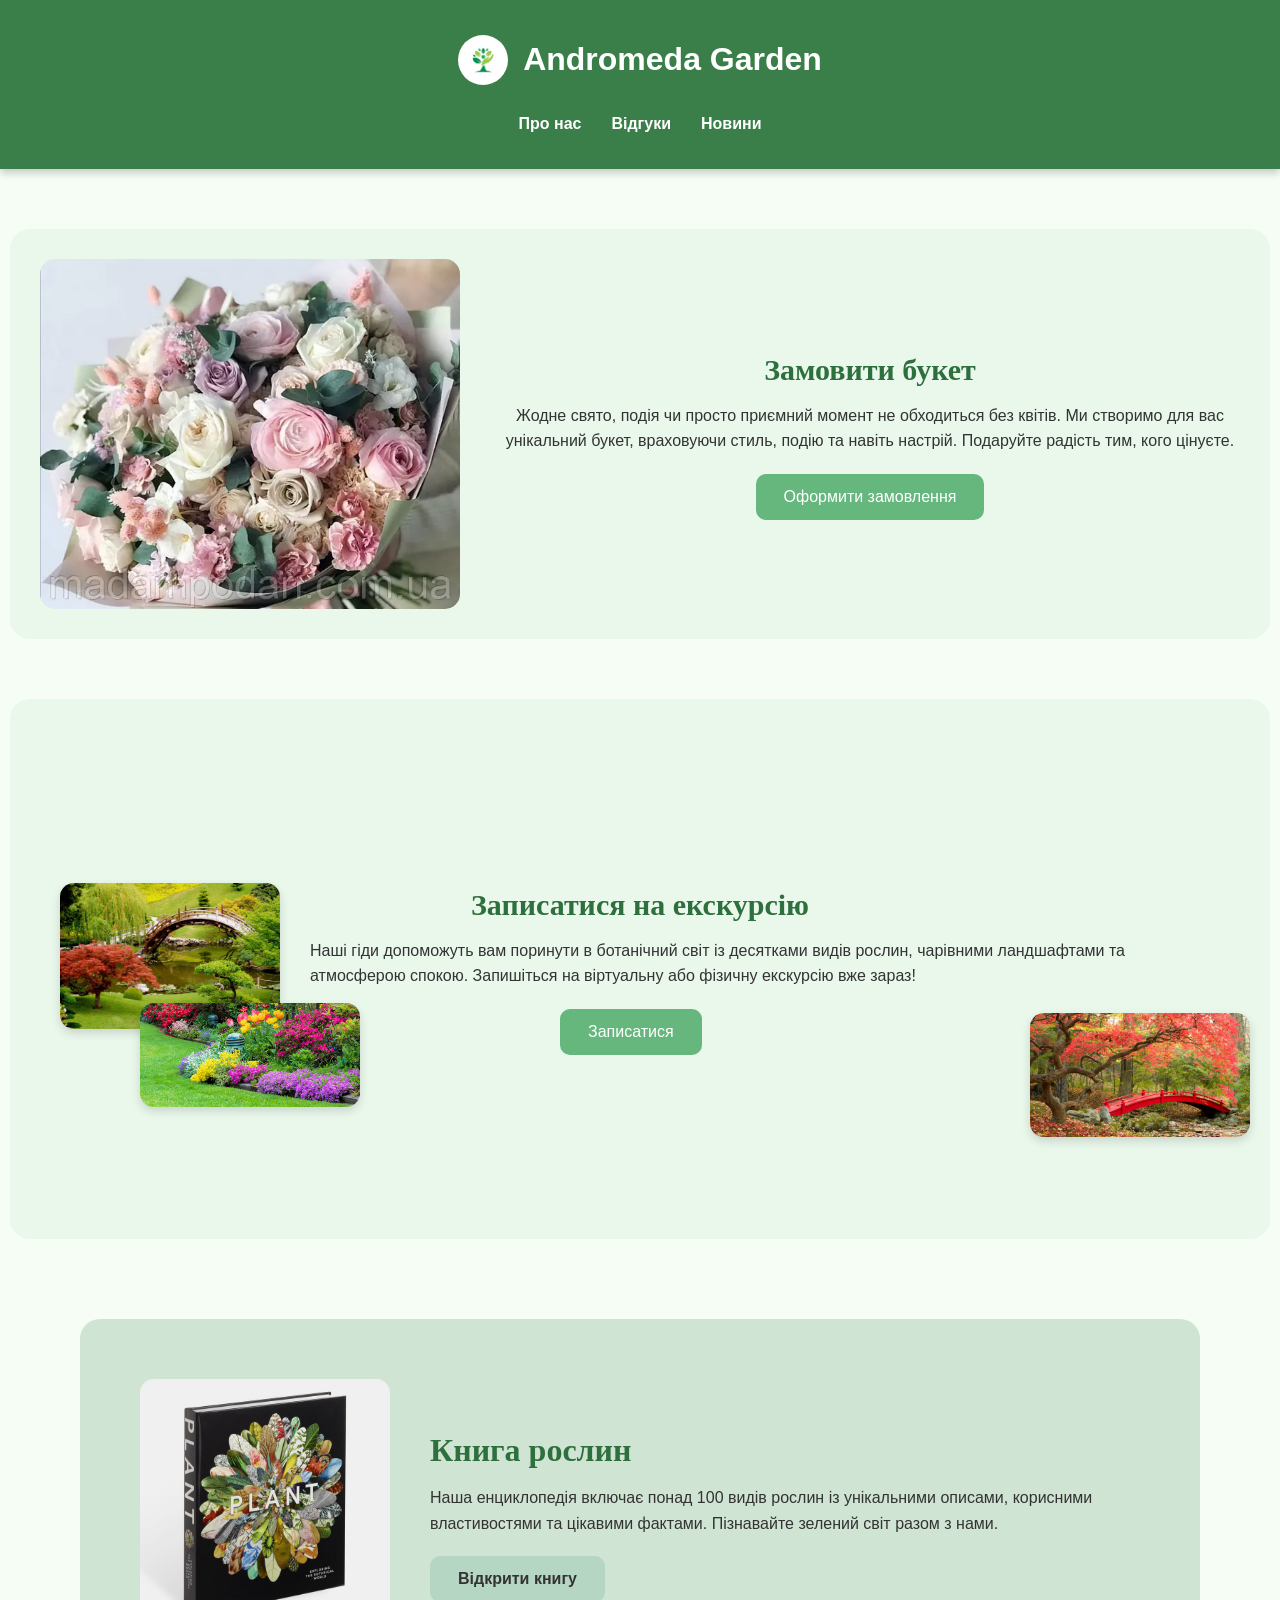
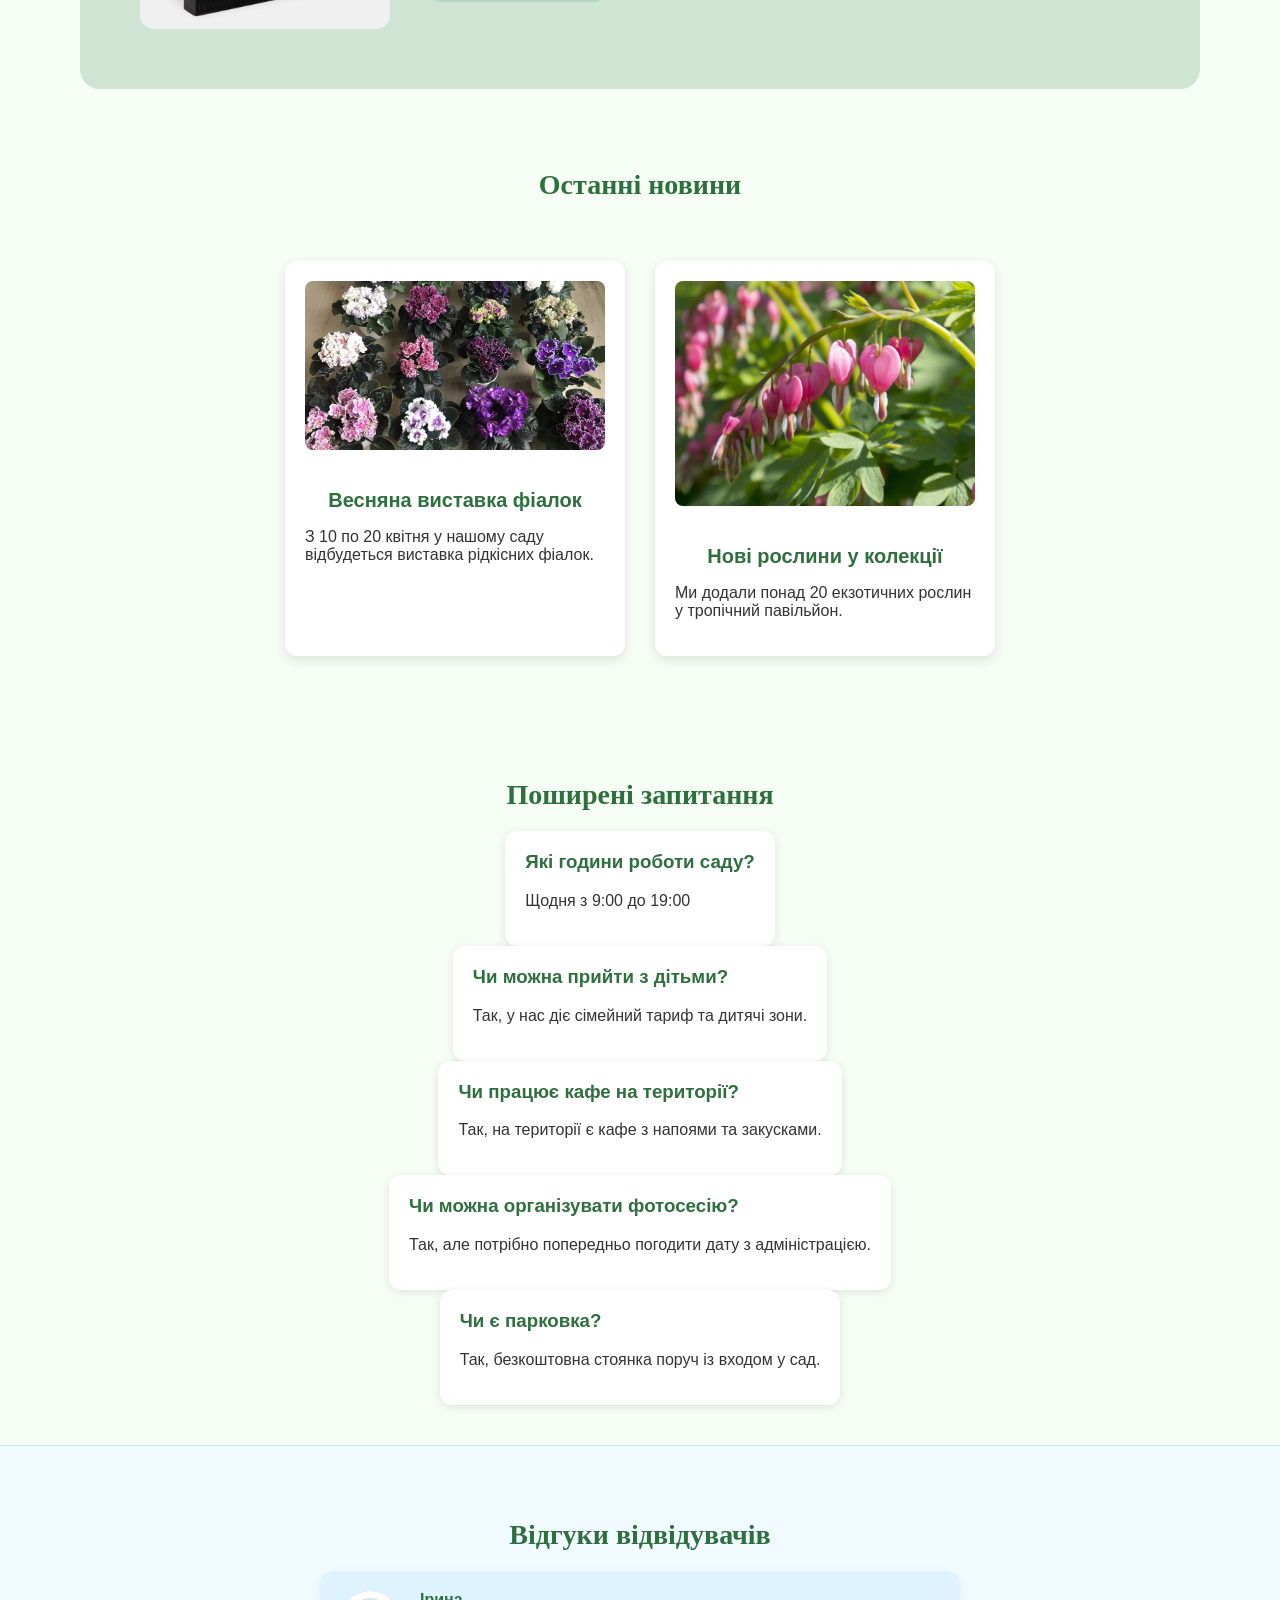
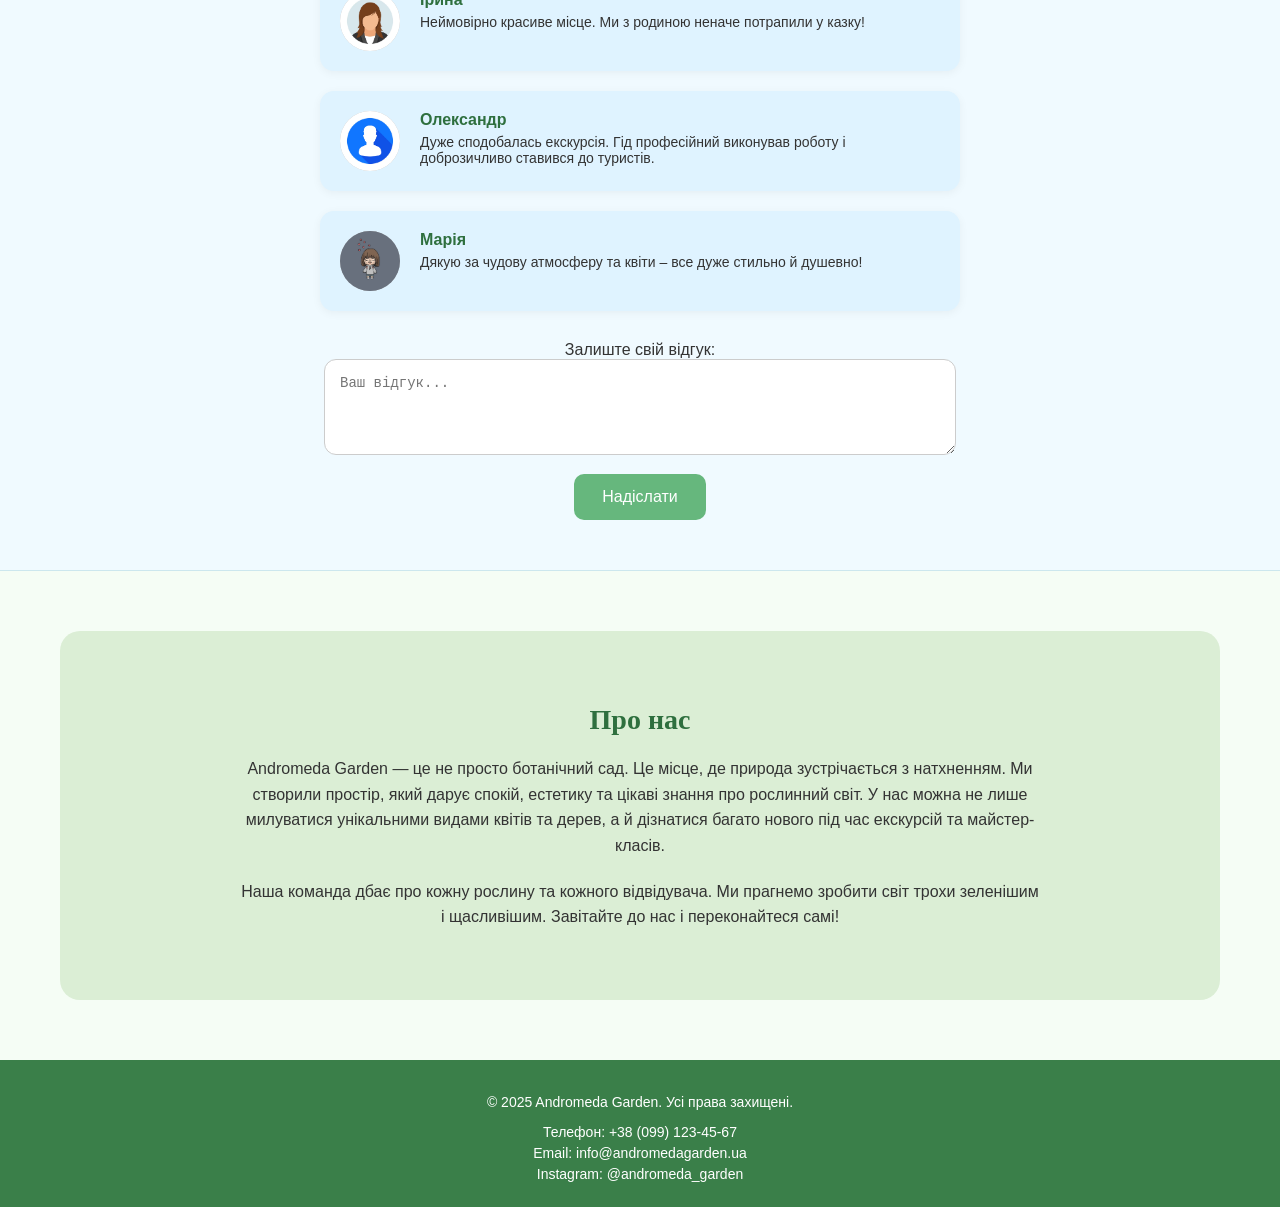
<file: index.html>
<!DOCTYPE html>
<html lang="uk">
  <head>
    <meta charset="UTF-8">
    <meta name="viewport" content="width=device-width, initial-scale=1.0">
    <title>Andromeda Garden</title>
  
    <!-- Основні стилі -->
    <link rel="stylesheet" href="styles/style.css">
  </head>
  
<body>

  <!-- ХЕДЕР -->
  <header>
    <div class="logo-title">
      <img src="images/logo.png" alt="Andromeda Logo" class="logo">
      <h1>Andromeda Garden</h1>
    </div>
    <nav>
      <ul>
        <li><a href="#about">Про нас</a></li>
        <li><a href="#reviews">Відгуки</a></li>
        <li><a href="#news">Новини</a></li>
      </ul>
    </nav>
  </header>

  <main>

    <!-- ЗАМОВЛЕННЯ -->
    <section class="highlight-section">
        <img src="images/flowers.png" alt="Букет квітів">
        <div class="highlight-content">
          <h2>Замовити букет</h2>
          <p>Жодне свято, подія чи просто приємний момент не обходиться без квітів. Ми створимо для вас унікальний букет, враховуючи стиль, подію та навіть настрій. Подаруйте радість тим, кого цінуєте.</p>
          <button onclick="location.href='order.html'">Оформити замовлення</button>
          </div>
        </div>
      </section>
      <!-- ЕКСКУРСІЇ -->
      
        <section class="highlight-section reverse excursion-section">
        <div class="highlight-content">
          <h2>Записатися на екскурсію</h2>
          <p>Наші гіди допоможуть вам поринути в ботанічний світ із десятками видів рослин, чарівними ландшафтами та атмосферою спокою. Запишіться на віртуальну або фізичну екскурсію вже зараз!</p>
          <button onclick="location.href='tour.html'">Записатися</button>

          <div class="mini-gallery">
            <img src="images/tour1.png" alt="">
            <img src="images/tour2.png" alt="">
            <img src="images/tour3.png" alt="">
          </div>
        </div>
      </section>
      

<!-- КНИГА РОСЛИН -->
<section class="plant-book">
    <div class="plant-book-container">
      <img src="images/plantbook.png" alt="Книга рослин" class="plant-book-image">
      <div class="plant-book-content">
        <h2>Книга рослин</h2>
        <p>Наша енциклопедія включає понад 100 видів рослин із унікальними описами, корисними властивостями та цікавими фактами. Пізнавайте зелений світ разом з нами.</p>
        <a href="plants.html" class="btn">Відкрити книгу</a>
      </div>
    </div>
  </section>

    <!-- НОВИНИ -->
    <section id="news" class="news-section">
      <h2>Останні новини</h2>
      <div class="news-container">
        <div class="news-item">
          <img src="images/news1.png" alt="Новина 1">
          <h3>Весняна виставка фіалок</h3>
          <p>З 10 по 20 квітня у нашому саду відбудеться виставка рідкісних фіалок.</p>
        </div>
        <div class="news-item">
          <img src="images/news2.png" alt="Новина 2">
          <h3>Нові рослини у колекції</h3>
          <p>Ми додали понад 20 екзотичних рослин у тропічний павільйон.</p>
        </div>
      </div>
    </section>

<!-- FAQ -->
<section class="faq-section">
    <h2>Поширені запитання</h2>
    <div class="faq-item">
      <h3>Які години роботи саду?</h3>
      <p>Щодня з 9:00 до 19:00</p>
    </div>
    <div class="faq-item">
      <h3>Чи можна прийти з дітьми?</h3>
      <p>Так, у нас діє сімейний тариф та дитячі зони.</p>
    </div>
    <div class="faq-item">
      <h3>Чи працює кафе на території?</h3>
      <p>Так, на території є кафе з напоями та закусками.</p>
    </div>
    <div class="faq-item">
      <h3>Чи можна організувати фотосесію?</h3>
      <p>Так, але потрібно попередньо погодити дату з адміністрацією.</p>
    </div>
    <div class="faq-item">
      <h3>Чи є парковка?</h3>
      <p>Так, безкоштовна стоянка поруч із входом у сад.</p>
    </div>
  </section>

<!-- ВІДГУКИ -->
<section id="reviews" class="reviews-section">
    <h2>Відгуки відвідувачів</h2>
  
    <div class="review-card">
      <div class="review-avatar"><img src="images/avatar1.png" alt="Avatar 1"></div>
      <div class="review-content">
        <h4>Ірина</h4>
        <p>Неймовірно красиве місце. Ми з родиною неначе потрапили у казку!</p>
      </div>
    </div>
  
    <div class="review-card">
      <div class="review-avatar"><img src="images/avatar2.png" alt="Avatar 2"></div>
      <div class="review-content">
        <h4>Олександр</h4>
        <p>Дуже сподобалась екскурсія. Гід професійний виконував роботу і доброзичливо ставився до туристів.</p>
      </div>
    </div>
  
    <div class="review-card">
      <div class="review-avatar"><img src="images/avatar3.png" alt="Avatar 3"></div>
      <div class="review-content">
        <h4>Марія</h4>
        <p>Дякую за чудову атмосферу та квіти – все дуже стильно й душевно!</p>
      </div>
    </div>
  
    <form class="review-form">
      <label for="review-text">Залиште свій відгук:</label><br>
      <textarea id="review-text" rows="4" placeholder="Ваш відгук..."></textarea><br>
      <button type="submit">Надіслати</button>
    </form>
  </section>

  <!-- ПРО НАС -->
<section id="about" class="about-section">
    <h2>Про нас</h2>
    <p>Andromeda Garden — це не просто ботанічний сад. Це місце, де природа зустрічається з натхненням. Ми створили простір, який дарує спокій, естетику та цікаві знання про рослинний світ. У нас можна не лише милуватися унікальними видами квітів та дерев, а й дізнатися багато нового під час екскурсій та майстер-класів.</p>
    <p>Наша команда дбає про кожну рослину та кожного відвідувача. Ми прагнемо зробити світ трохи зеленішим і щасливішим. Завітайте до нас і переконайтеся самі!</p>
  </section>  

  </main>

  <!-- ФУТЕР -->
  <footer>
    <p>&copy; 2025 Andromeda Garden. Усі права захищені.</p>
    <div class="contact-info">
      <p>Телефон: +38 (099) 123-45-67</p>
      <p>Email: info@andromedagarden.ua</p>
      <p>Instagram: @andromeda_garden</p>
    </div>
  </footer>

</body>
</html>
</file>
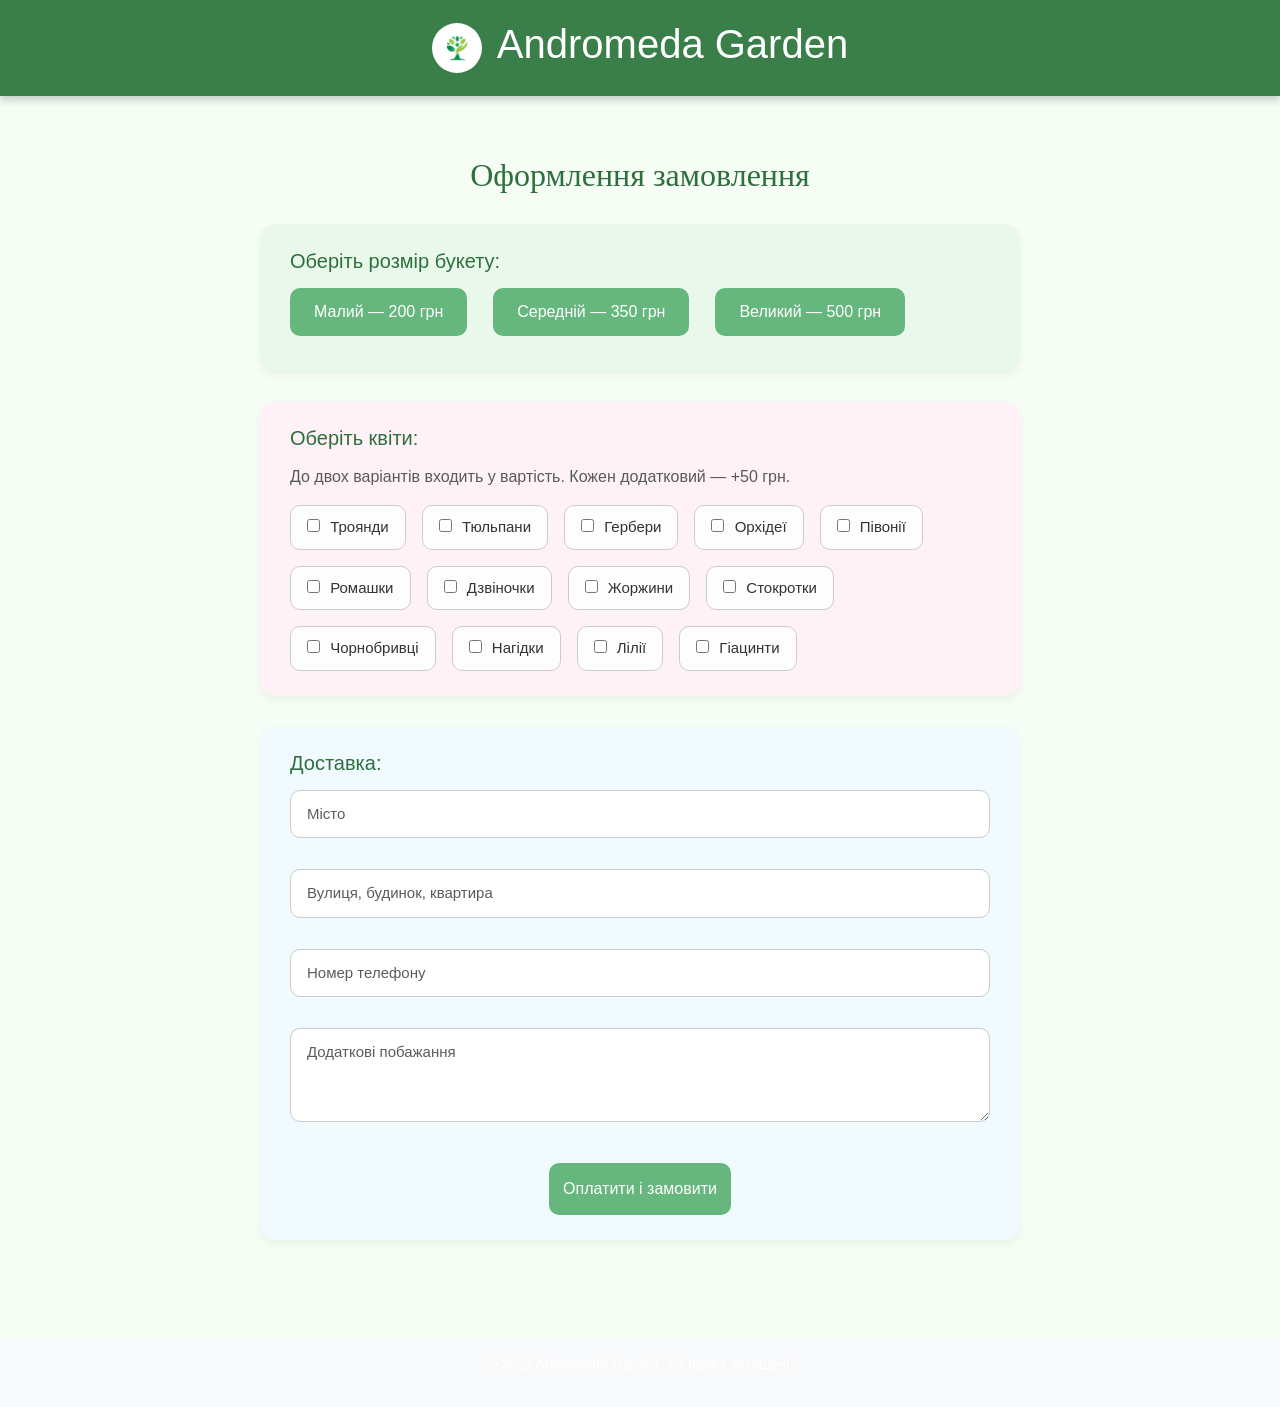
<file: order.html>
<!DOCTYPE html>
<html lang="uk">
<head>
  <meta charset="UTF-8">
  <meta name="viewport" content="width=device-width, initial-scale=1.0">
  <title>Оформити замовлення | Andromeda Garden</title>

  <!-- Підключення Bootstrap -->
  <link href="https://cdn.jsdelivr.net/npm/bootstrap@5.3.2/dist/css/bootstrap.min.css" rel="stylesheet">

  <!-- Ваші стилі -->
  <link rel="stylesheet" href="styles/order.css">
</head>
<body>

  <!-- ХЕДЕР -->
  <header>
    <div class="logo-title">
      <img src="images/logo.png" alt="Andromeda Logo" class="logo">
      <h1>Andromeda Garden</h1>
    </div>
  </header>

  <main>
    <section class="order-section">
      <h2>Оформлення замовлення</h2>

      <!-- Розмір букету -->
      <div class="order-block">
        <h3>Оберіть розмір букету:</h3>
        <div class="option-buttons d-flex flex-wrap gap-3">
          <button class="btn btn-outline-success">Малий — 200 грн</button>
          <button class="btn btn-outline-success">Середній — 350 грн</button>
          <button class="btn btn-outline-success">Великий — 500 грн</button>
        </div>
      </div>

      <!-- Наповнення -->
      <div class="order-block">
        <h3>Оберіть квіти:</h3>
        <p class="note text-muted">До двох варіантів входить у вартість. Кожен додатковий — +50 грн.</p>
        <div class="flower-icons d-flex flex-wrap gap-3">
          <label><input type="checkbox"> Троянди</label>
          <label><input type="checkbox"> Тюльпани</label>
          <label><input type="checkbox"> Гербери</label>
          <label><input type="checkbox"> Орхідеї</label>
          <label><input type="checkbox"> Півонії</label>
          <label><input type="checkbox"> Ромашки</label>
          <label><input type="checkbox"> Дзвіночки</label>
          <label><input type="checkbox"> Жоржини</label>
          <label><input type="checkbox"> Стокротки</label>
          <label><input type="checkbox"> Чорнобривці</label>
          <label><input type="checkbox"> Нагідки</label>
          <label><input type="checkbox"> Лілії</label>
          <label><input type="checkbox"> Гіацинти</label>
        </div>
      </div>

      <!-- Інформація для доставки -->
      <div class="order-block">
        <h3>Доставка:</h3>
        <form class="delivery-form">
          <div class="mb-3">
            <input type="text" class="form-control" placeholder="Місто" required>
          </div>
          <div class="mb-3">
            <input type="text" class="form-control" placeholder="Вулиця, будинок, квартира" required>
          </div>
          <div class="mb-3">
            <input type="tel" class="form-control" placeholder="Номер телефону" required>
          </div>
          <div class="mb-3">
            <textarea class="form-control" rows="3" placeholder="Додаткові побажання"></textarea>
          </div>
          <button type="submit" class="btn btn-success">Оплатити і замовити</button>
        </form>
      </div>
    </section>
  </main>

  <footer class="text-center mt-5 py-3 bg-light">
    <p>&copy; 2025 Andromeda Garden. Усі права захищені.</p>
  </footer>

</body>
</html>
</file>
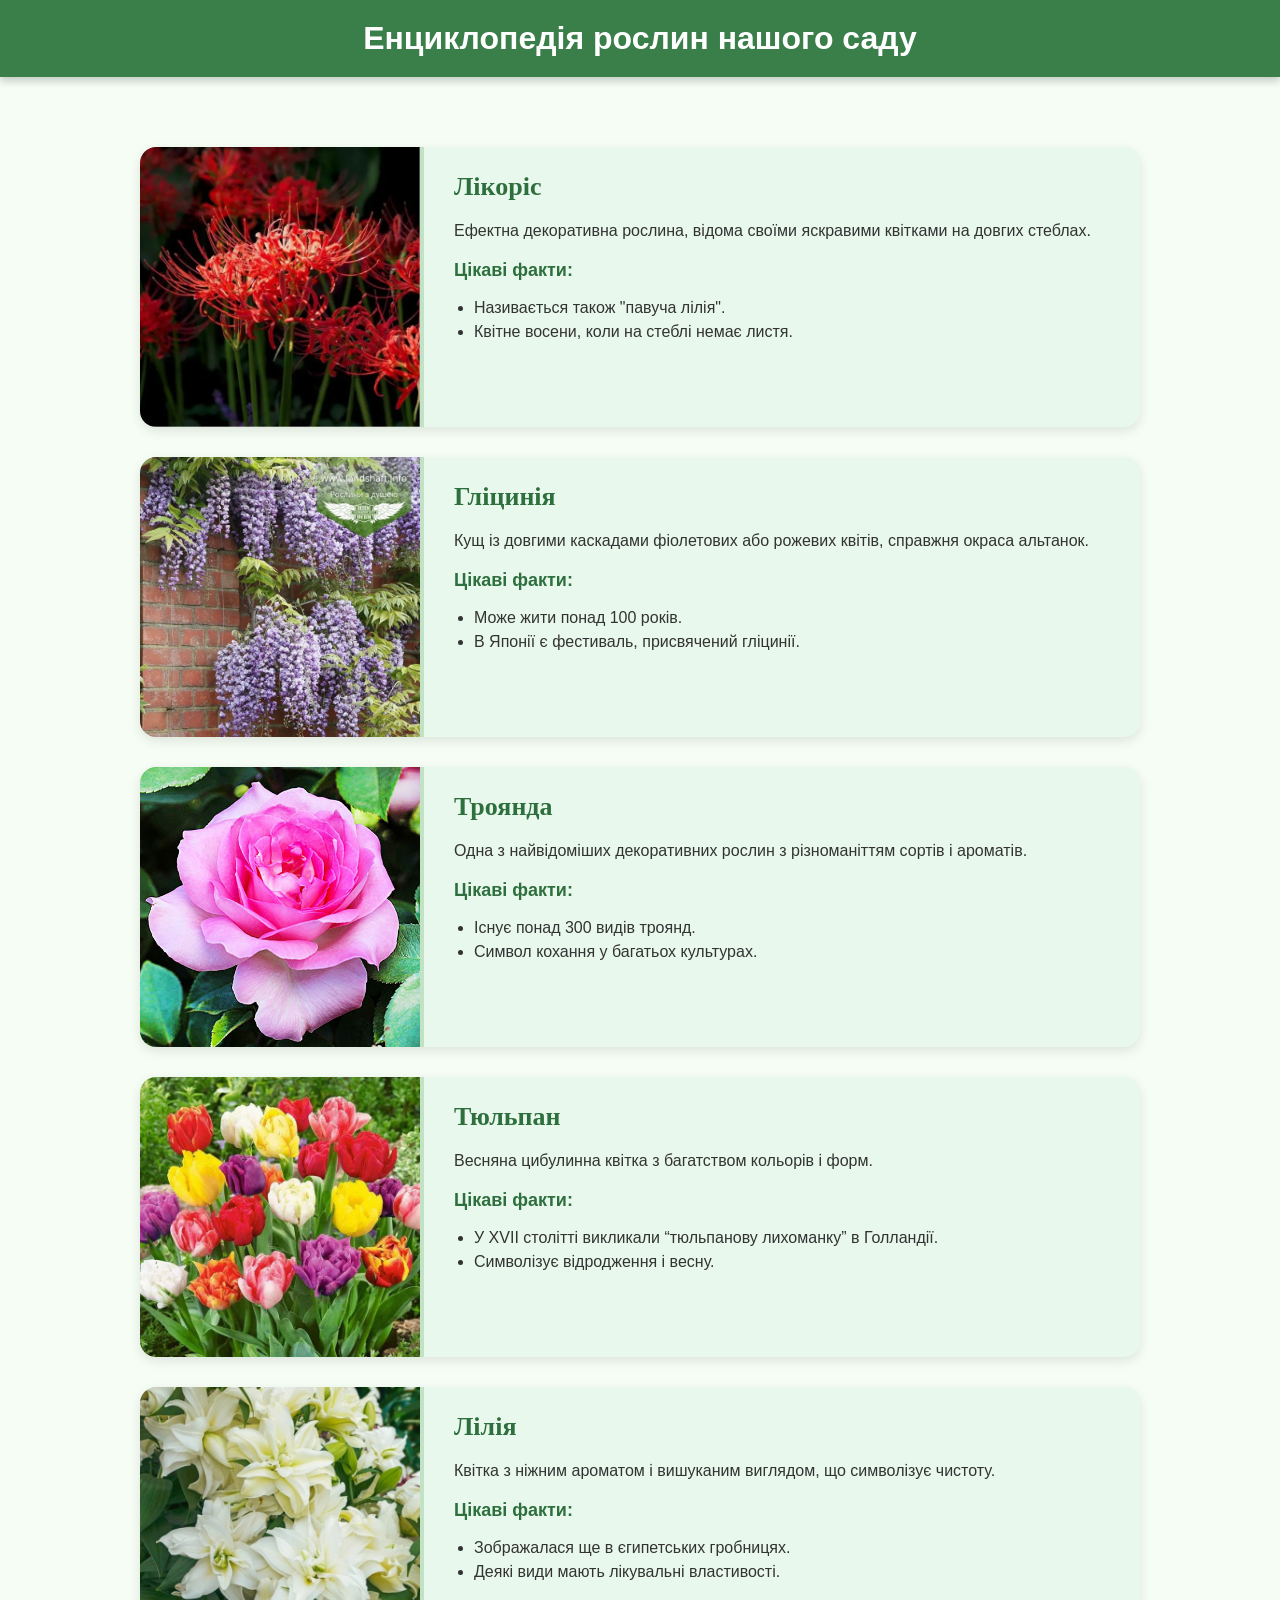
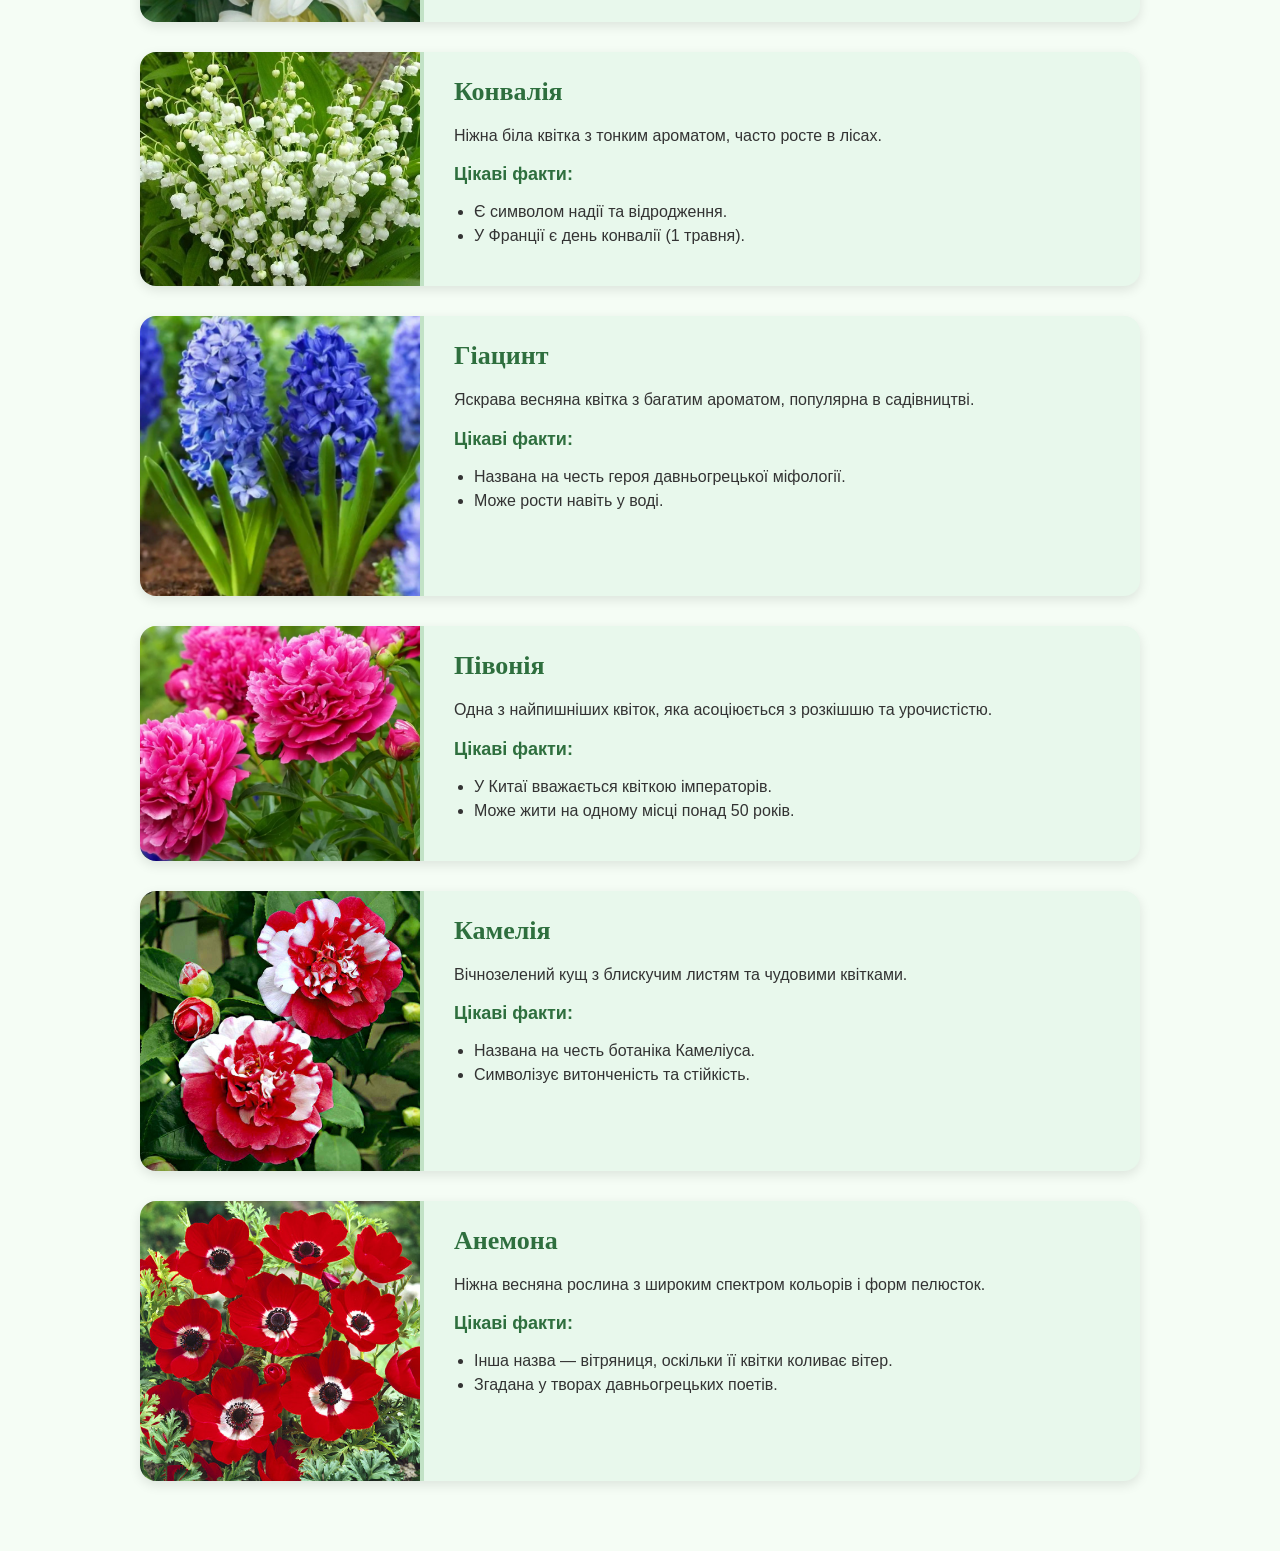
<file: plants.html>
<!DOCTYPE html>
<html lang="uk">
<head>
  <meta charset="UTF-8">
  <meta name="viewport" content="width=device-width, initial-scale=1.0">
  <title>Книга рослин</title>
  <link rel="stylesheet" href="styles/plants.css">
</head>
<body>

  <!-- Хедер -->
  <header>
    <h1>Енциклопедія рослин нашого саду</h1>
  </header>

  <main class="plant-list">
    <!-- Рослина 1 -->
    <div class="plant-card">
      <img src="images/plant1.png" alt="Лікоріс">
      <div class="plant-info">
        <h2>Лікоріс</h2>
        <p>Ефектна декоративна рослина, відома своїми яскравими квітками на довгих стеблах.</p>
        <h3>Цікаві факти:</h3>
        <ul>
          <li>Називається також "павуча лілія".</li>
          <li>Квітне восени, коли на стеблі немає листя.</li>
        </ul>
      </div>
    </div>

    <!-- Рослина 2 -->
    <div class="plant-card">
      <img src="images/plant2.png" alt="Гліцинія">
      <div class="plant-info">
        <h2>Гліцинія</h2>
        <p>Кущ із довгими каскадами фіолетових або рожевих квітів, справжня окраса альтанок.</p>
        <h3>Цікаві факти:</h3>
        <ul>
          <li>Може жити понад 100 років.</li>
          <li>В Японії є фестиваль, присвячений гліцинії.</li>
        </ul>
      </div>
    </div>

    <!-- Рослина 3 -->
    <div class="plant-card">
      <img src="images/plant3.png" alt="Троянда">
      <div class="plant-info">
        <h2>Троянда</h2>
        <p>Одна з найвідоміших декоративних рослин з різноманіттям сортів і ароматів.</p>
        <h3>Цікаві факти:</h3>
        <ul>
          <li>Існує понад 300 видів троянд.</li>
          <li>Символ кохання у багатьох культурах.</li>
        </ul>
      </div>
    </div>

    <!-- Рослина 4 -->
    <div class="plant-card">
      <img src="images/plant4.png" alt="Тюльпан">
      <div class="plant-info">
        <h2>Тюльпан</h2>
        <p>Весняна цибулинна квітка з багатством кольорів і форм.</p>
        <h3>Цікаві факти:</h3>
        <ul>
          <li>У XVII столітті викликали “тюльпанову лихоманку” в Голландії.</li>
          <li>Символізує відродження і весну.</li>
        </ul>
      </div>
    </div>

    <!-- Рослина 5 -->
    <div class="plant-card">
      <img src="images/plant5.png" alt="Лілія">
      <div class="plant-info">
        <h2>Лілія</h2>
        <p>Квітка з ніжним ароматом і вишуканим виглядом, що символізує чистоту.</p>
        <h3>Цікаві факти:</h3>
        <ul>
          <li>Зображалася ще в єгипетських гробницях.</li>
          <li>Деякі види мають лікувальні властивості.</li>
        </ul>
      </div>
    </div>

    <!-- Рослина 6 -->
    <div class="plant-card">
      <img src="images/plant6.png" alt="Конвалія">
      <div class="plant-info">
        <h2>Конвалія</h2>
        <p>Ніжна біла квітка з тонким ароматом, часто росте в лісах.</p>
        <h3>Цікаві факти:</h3>
        <ul>
          <li>Є символом надії та відродження.</li>
          <li>У Франції є день конвалії (1 травня).</li>
        </ul>
      </div>
    </div>

    <!-- Рослина 7 -->
    <div class="plant-card">
      <img src="images/plant7.png" alt="Гіацинт">
      <div class="plant-info">
        <h2>Гіацинт</h2>
        <p>Яскрава весняна квітка з багатим ароматом, популярна в садівництві.</p>
        <h3>Цікаві факти:</h3>
        <ul>
          <li>Названа на честь героя давньогрецької міфології.</li>
          <li>Може рости навіть у воді.</li>
        </ul>
      </div>
    </div>

    <!-- Рослина 8 -->
    <div class="plant-card">
      <img src="images/plant8.png" alt="Півонія">
      <div class="plant-info">
        <h2>Півонія</h2>
        <p>Одна з найпишніших квіток, яка асоціюється з розкішшю та урочистістю.</p>
        <h3>Цікаві факти:</h3>
        <ul>
          <li>У Китаї вважається квіткою імператорів.</li>
          <li>Може жити на одному місці понад 50 років.</li>
        </ul>
      </div>
    </div>

    <!-- Рослина 9 -->
    <div class="plant-card">
      <img src="images/plant9.png" alt="Камелія">
      <div class="plant-info">
        <h2>Камелія</h2>
        <p>Вічнозелений кущ з блискучим листям та чудовими квітками.</p>
        <h3>Цікаві факти:</h3>
        <ul>
          <li>Названа на честь ботаніка Камеліуса.</li>
          <li>Символізує витонченість та стійкість.</li>
        </ul>
      </div>
    </div>

    <!-- Рослина 10 -->
    <div class="plant-card">
      <img src="images/plant10.png" alt="Анемона">
      <div class="plant-info">
        <h2>Анемона</h2>
        <p>Ніжна весняна рослина з широким спектром кольорів і форм пелюсток.</p>
        <h3>Цікаві факти:</h3>
        <ul>
          <li>Інша назва — вітряниця, оскільки її квітки коливає вітер.</li>
          <li>Згадана у творах давньогрецьких поетів.</li>
        </ul>
      </div>
    </div>
  </main>

</body>
</html>
</file>
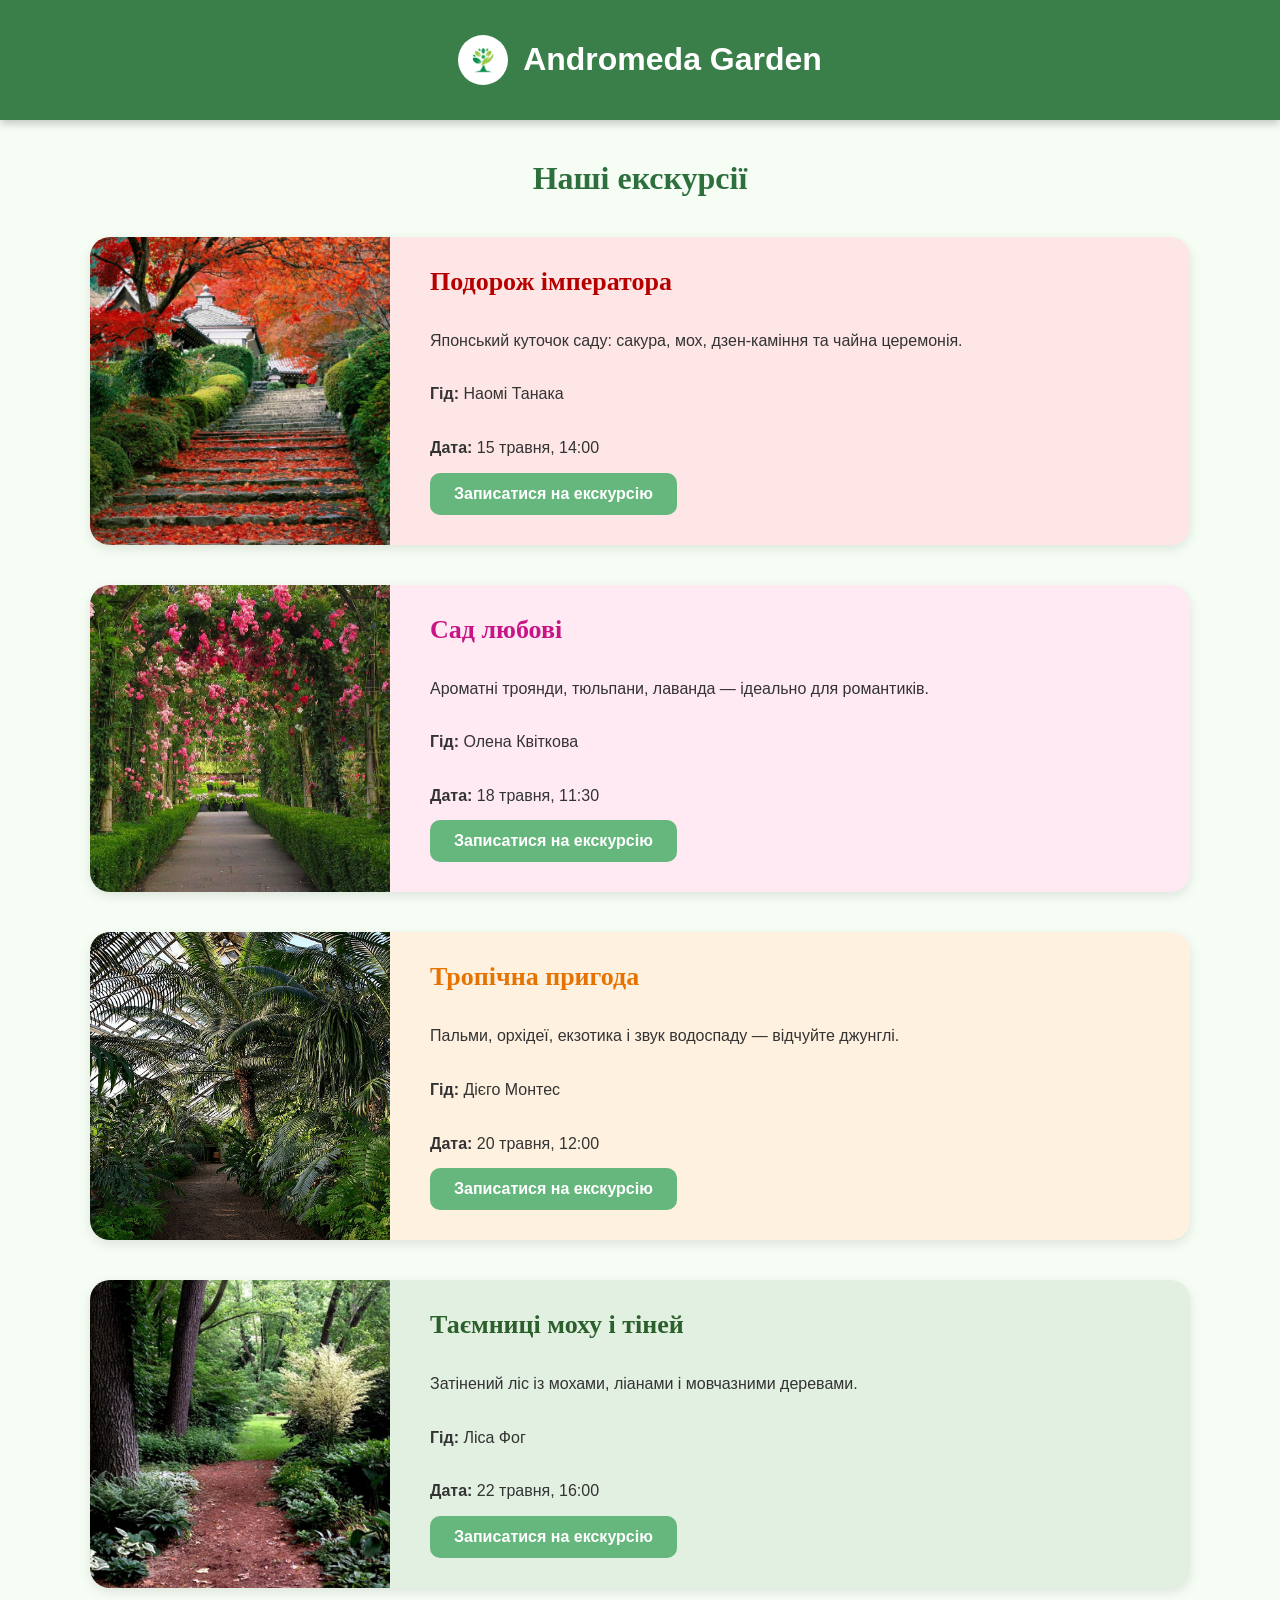
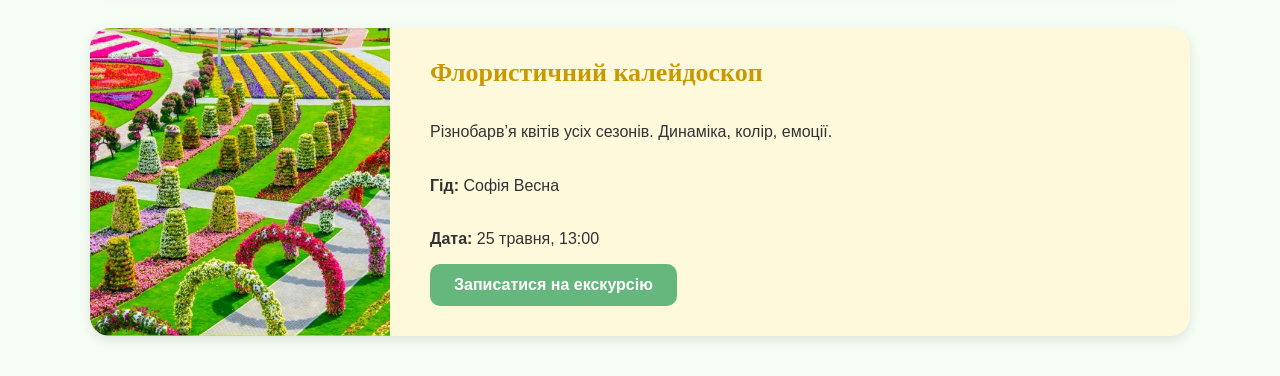
<file: tour.html>
<!DOCTYPE html>
<html lang="uk">
<head>
  <meta charset="UTF-8" />
  <meta name="viewport" content="width=device-width, initial-scale=1.0" />
  <title>Екскурсії - Andromeda Garden</title>
  <link rel="stylesheet" href="styles/tour.css" />
</head>
<body>

  <!-- ХЕДЕР -->
  <header>
    <div class="logo-title">
      <img src="images/logo.png" alt="Andromeda Logo" class="logo" />
      <h1>Andromeda Garden</h1>
    </div>
  </header>

  <main>
    <h2>Наші екскурсії</h2>

    <!-- ЕКСКУРСІЇ -->
    <div class="tour-block tour-emperor">
      <img src="images/tourimage1.png" alt="Подорож імператора" />
      <div class="tour-content">
        <h3>Подорож імператора</h3>
        <p>Японський куточок саду: сакура, мох, дзен-каміння та чайна церемонія.</p>
        <p><strong>Гід:</strong> Наомі Танака</p>
        <p><strong>Дата:</strong> 15 травня, 14:00</p>
        <button>Записатися на екскурсію</button>
      </div>
    </div>

    <div class="tour-block tour-love">
      <img src="images/tourimage2.png" alt="Сад любові" />
      <div class="tour-content">
        <h3>Сад любові</h3>
        <p>Ароматні троянди, тюльпани, лаванда — ідеально для романтиків.</p>
        <p><strong>Гід:</strong> Олена Квіткова</p>
        <p><strong>Дата:</strong> 18 травня, 11:30</p>
        <button>Записатися на екскурсію</button>
      </div>
    </div>

    <div class="tour-block tour-tropical">
      <img src="images/tourimage3.png" alt="Тропічна пригода" />
      <div class="tour-content">
        <h3>Тропічна пригода</h3>
        <p>Пальми, орхідеї, екзотика і звук водоспаду — відчуйте джунглі.</p>
        <p><strong>Гід:</strong> Дієго Монтес</p>
        <p><strong>Дата:</strong> 20 травня, 12:00</p>
        <button>Записатися на екскурсію</button>
      </div>
    </div>

    <div class="tour-block tour-moss">
      <img src="images/tourimage4.png" alt="Таємниці моху і тіней" />
      <div class="tour-content">
        <h3>Таємниці моху і тіней</h3>
        <p>Затінений ліс із мохами, ліанами і мовчазними деревами.</p>
        <p><strong>Гід:</strong> Ліса Фог</p>
        <p><strong>Дата:</strong> 22 травня, 16:00</p>
        <button>Записатися на екскурсію</button>
      </div>
    </div>

    <div class="tour-block tour-sunset">
      <img src="images/tourimage5.png" alt="Флористичний калейдоскоп" />
      <div class="tour-content">
        <h3>Флористичний калейдоскоп</h3>
        <p>Різнобарв’я квітів усіх сезонів. Динаміка, колір, емоції.</p>
        <p><strong>Гід:</strong> Софія Весна</p>
        <p><strong>Дата:</strong> 25 травня, 13:00</p>
        <button>Записатися на екскурсію</button>
      </div>
    </div>
  </main>

</body>
</html>
</file>
<file: styles/style.css>
/* === Загальні стилі === */
body {
    margin: 0;
    font-family: 'Segoe UI', sans-serif;
    background-color: #f5fdf5;
    color: #333;
  }
  
  h2 {
    font-size: 28px;
    color: #2e6f3e;
    text-align: center;
    margin-bottom: 20px;
    font-family: 'Harlow Solid Italic', cursive;
  }
  
  /* === Хедер === */
  header {
    background-color: #3a7f49;
    color: white;
    padding: 20px;
    text-align: center;
    box-shadow: 0 4px 8px rgba(0,0,0,0.2);
  }
  
  .logo-title {
    display: flex;
    align-items: center;
    justify-content: center;
    gap: 15px;
  }
  
  .logo-title .logo {
    width: 50px;
    height: 50px;
    border-radius: 50%;
    object-fit: cover;
  }
  
  nav ul {
    display: flex;
    justify-content: center;
    gap: 30px;
    padding: 0;
    list-style: none;
    margin-top: 15px;
  }
  
  nav a {
    color: white;
    text-decoration: none;
    font-weight: bold;
  }
  
  nav a:hover {
    text-decoration: underline;
  }
  
  /* === Блок "Букет" та "Екскурсія" === */
  .highlight-section {
    display: flex;
    gap: 40px;
    margin: 60px auto;
    padding: 30px;
    background-color: #eaf8ec;
    border-radius: 20px;
    align-items: center;
    flex-wrap: wrap;
    max-width: 1200px;
    position: relative;
    overflow: hidden;
  }
  
  .highlight-section img {
    max-width: 420px;
    max-height: 350px;
    border-radius: 15px;
    object-fit: cover;
    flex: 1 1 300px;
  }
  
  .highlight-content {
    flex: 2 1 500px;
    position: relative;
    z-index: 1;
  }
  
  .highlight-content h2 {
    font-size: 30px;
    color: #2e6f3e;
    text-align: center;
    margin-bottom: 15px;
    font-family: 'Harlow Solid Italic', cursive;
  }
  
  .highlight-content p {
    font-size: 16px;
    line-height: 1.6;
    margin-bottom: 20px;
    text-align: center;
  }
  
  .highlight-content button {
    background-color: #66b77d;
    color: white;
    border: none;
    padding: 14px 28px;
    font-size: 16px;
    border-radius: 10px;
    cursor: pointer;
    transition: background-color 0.3s;
    display: block;
    margin: 0 auto 20px;
  }
  
  .highlight-content button:hover {
    background-color: #2e6f3e;
  }
  
  .excursion-section .highlight-content p {
    margin-left: 270px;
    margin-right: 20px;
    text-align: left;
  }
  
  .excursion-section {
    min-height: 480px;
  }
  
  .excursion-section .highlight-content button {
    margin-left: 520px;
  }
  
  /* === Галерея з "розкиданими" зображеннями === */
  .mini-gallery {
    position: absolute;
    top: 20px;
    left: 20px;
    width: 100%;
    height: 320px;
    pointer-events: none;
  }
  
  .mini-gallery img {
    position: absolute;
    width: 220px;
    height: auto;
    border-radius: 14px;
    object-fit: cover;
    box-shadow: 0 4px 10px rgba(0, 0, 0, 0.15);
    transition: transform 0.3s, z-index 0.3s;
    pointer-events: auto;
  }
  
  .mini-gallery img:hover {
    transform: scale(1.05);
    z-index: 5;
  }
  
  .mini-gallery img:nth-child(1) {
    top: 0;
    left: 0;
  }
  
  .mini-gallery img:nth-child(2) {
    top: 120px;
    left: 80px;
  }
  
  .mini-gallery img:nth-child(3) {
    top: 130px;
    right: 10px;
  }
  
  /* === Книга рослин === */
  .plant-book {
    background-color: rgba(58, 127, 73, 0.2);
    padding: 60px;
    border-radius: 20px;
    margin: 80px auto;
    max-width: 1000px;
  }
  
  .plant-book-container {
    display: flex;
    align-items: center;
    gap: 40px;
    flex-wrap: wrap;
  }
  
  .plant-book-image {
    width: 250px;
    height: auto;
    border-radius: 14px;
    object-fit: cover;
    flex-shrink: 0;
  }
  
  .plant-book-content {
    flex: 1;
    min-width: 250px;
  }
  
  .plant-book h2 {
    color: #2e6f3e;
    font-size: 32px;
    font-family: 'Harlow Solid Italic', cursive;
    margin-bottom: 10px;
    text-align: left;
  }
  
  .plant-book p {
    font-size: 16px;
    line-height: 1.6;
    text-align: left;
    margin-bottom: 20px;
  }
  
  .plant-book .btn {
    background-color: #b5d6c3;
    color: #333;
    padding: 14px 28px;
    border: none;
    border-radius: 10px;
    font-size: 16px;
    cursor: pointer;
    font-weight: bold;
    transition: background-color 0.3s;
    text-decoration: none;
    display: inline-block;
  }
  
  .plant-book .btn:hover {
    background-color: #9ec5b0;
  }
  
  
  /* === Новини === */
  .news-container {
    display: flex;
    flex-wrap: wrap;
    gap: 30px;
    justify-content: center;
    margin: 60px 0;
  }
  
  .news-item {
    background-color: #ffffff;
    border-radius: 12px;
    box-shadow: 0 4px 12px rgba(0,0,0,0.1);
    padding: 20px;
    width: 300px;
  }
  
  .news-item img {
    width: 100%;
    border-radius: 8px;
    margin-bottom: 15px;
  }
  
  .news-item h3 {
    color: #2e6f3e;
    font-size: 20px;
    margin-bottom: 10px;
    text-align: center;
  }
  
  /* === FAQ === */
  .faq-section {
    display: flex;
    flex-direction: column;
    align-items: center;
    padding: 40px 20px;
  }
  
  .faq-section h2 {
    font-family: 'Harlow Solid Italic', cursive;
  }
  
  .faq-grid {
    display: grid;
    grid-template-columns: repeat(auto-fit, minmax(300px, 1fr));
    gap: 30px;
    width: 100%;
    max-width: 1000px;
  }
  
  .faq-item {
    background-color: #ffffff;
    padding: 20px;
    border-radius: 12px;
    box-shadow: 0 2px 8px rgba(0, 0, 0, 0.1);
  }
  
  .faq-item h3 {
    margin-top: 0;
    color: #2e6f3e;
  }
  
  /* === Відгуки === */
  .reviews-section {
    padding: 50px 20px;
    background-color: #f0faff;
    border-top: 1px solid #cce7ee;
    border-bottom: 1px solid #cce7ee;
  }
  
  .reviews-section h2 {
    font-family: 'Harlow Solid Italic', cursive;
  }
  
  .review-card {
    background-color: #dff3ff;
    padding: 20px;
    border-radius: 14px;
    box-shadow: 0 2px 10px rgba(0,0,0,0.05);
    display: flex;
    align-items: flex-start;
    gap: 20px;
    max-width: 600px;
    margin: 20px auto;
  }
  
  .review-avatar {
    width: 60px;
    height: 60px;
    background-color: #bbb;
    border-radius: 50%;
    flex-shrink: 0;
  }
  .review-avatar img {
    width: 60px;
    height: 60px;
    object-fit: cover;
    border-radius: 50%;
    display: block;
  }  
  
  .review-content {
    flex-grow: 1;
  }
  
  .review-content h4 {
    margin: 0 0 5px;
    font-size: 16px;
    color: #2e6f3e;
  }
  
  .review-content p {
    margin: 0;
    font-size: 14px;
  }
  
  .review-form {
    text-align: center;
    margin-top: 30px;
  }
  
  .review-form textarea {
    width: 100%;
    max-width: 600px;
    padding: 15px;
    border-radius: 12px;
    border: 1px solid #ccc;
    resize: vertical;
    font-size: 14px;
    margin-bottom: 15px;
  }
  
  .review-form button {
    background-color: #66b77d;
    color: white;
    border: none;
    padding: 14px 28px;
    font-size: 16px;
    border-radius: 10px;
    cursor: pointer;
    transition: background-color 0.3s;
  }
  
  .review-form button:hover {
    background-color: #2e6f3e;
  }
  
  /* === Про нас === */
  .about-section {
    background-color: #dbeed5;
    padding: 50px 30px;
    border-radius: 20px;
    max-width: 1100px;
    margin: 60px auto;
    text-align: center;
  }
  
  .about-section h2 {
    font-family: 'Harlow Solid Italic', cursive;
  }
  
  .about-section p {
    font-size: 16px;
    line-height: 1.6;
    max-width: 800px;
    margin: 0 auto 20px;
  }
  
  /* === Футер === */
  footer {
    background-color: #3a7f49;
    color: white;
    padding: 20px;
    text-align: center;
    margin-top: 40px;
    font-size: 14px;
  }
  
  .contact-info p {
    margin: 5px 0;
  }
</file>
<file: styles/order.css>
/* === Загальні стилі === */
body {
    margin: 0;
    font-family: 'Segoe UI', sans-serif;
    background-color: #f5fdf5;
    color: #333;
  }
  
  h2 {
    font-family: 'Harlow Solid Italic', cursive;
    text-align: center;
    font-size: 32px;
    margin: 40px 0 20px;
    color: #2e6f3e;
  }
  
  h3 {
    font-size: 20px;
    color: #2e6f3e;
    margin-bottom: 15px;
  }
  
  /* === Хедер === */
  header {
    background-color: #3a7f49;
    color: white;
    padding: 20px;
    text-align: center;
    box-shadow: 0 4px 8px rgba(0,0,0,0.2);
  }
  
  .logo-title {
    display: flex;
    align-items: center;
    justify-content: center;
    gap: 15px;
  }
  
  .logo-title .logo {
    width: 50px;
    height: 50px;
    border-radius: 50%;
    object-fit: cover;
  }
  
  /* === Основна секція === */
  .order-section {
    max-width: 800px;
    margin: 0 auto;
    padding: 20px;
  }
  
  /* === Блоки замовлення === */
  .order-block {
    background-color: #e9f8eb;
    border-radius: 16px;
    padding: 25px 30px;
    margin: 30px 0;
    box-shadow: 0 4px 10px rgba(0,0,0,0.05);
  }
  
  .order-block:nth-of-type(2) {
    background-color: #fff2f6;
  }
  
  .order-block:nth-of-type(3) {
    background-color: #f0faff;
  }
  
  /* === Кнопки вибору === */
  .option-buttons button {
    background-color: #66b77d;
    color: white;
    border: none;
    padding: 12px 24px;
    margin: 0 10px 10px 0;
    border-radius: 10px;
    cursor: pointer;
    font-size: 16px;
    transition: background-color 0.3s;
  }
  
  .option-buttons button:hover {
    background-color: #2e6f3e;
  }
  
  /* === Квіти === */
  .flower-icons {
    display: flex;
    flex-wrap: wrap;
    gap: 15px;
  }
  
  .flower-icons label {
    background-color: #fdfdfd;
    padding: 10px 16px;
    border: 1px solid #ccc;
    border-radius: 10px;
    cursor: pointer;
    font-size: 15px;
  }
  
  .flower-icons input {
    margin-right: 6px;
  }
  
  /* === Форма доставки === */
  .delivery-form {
    display: flex;
    flex-direction: column;
    gap: 15px;
  }
  
  .delivery-form input,
  .delivery-form textarea {
    padding: 12px 16px;
    font-size: 15px;
    border: 1px solid #ccc;
    border-radius: 10px;
    resize: vertical;
  }
  
  .delivery-form button {
    background-color: #66b77d;
    color: white;
    border: none;
    padding: 14px;
    font-size: 16px;
    border-radius: 10px;
    cursor: pointer;
    transition: background-color 0.3s;
    width: fit-content;
    align-self: center;
    margin-top: 10px;
  }
  
  .delivery-form button:hover {
    background-color: #2e6f3e;
  }
  
  /* === Футер === */
  footer {
    background-color: #3a7f49;
    color: white;
    text-align: center;
    padding: 20px;
    margin-top: 60px;
    font-size: 14px;
  }
</file>
<file: styles/plants.css>
/* === Загальні стилі === */
body {
    margin: 0;
    font-family: 'Segoe UI', sans-serif;
    background-color: #f5fdf5;
    color: #333;
  }
  
  h1 {
    font-family: 'Segoe UI', sans-serif;
    text-align: center;
    font-size: 32px;
    color: white;
    margin: 0;
  }
  
  h2 {
    font-family: 'Harlow Solid Italic', cursive;
    font-size: 26px;
    color: #2e6f3e;
    margin-top: 0;
    margin-bottom: 10px;
  }
  
  h3 {
    font-size: 18px;
    margin-top: 10px;
    color: #2e6f3e;
  }
  
  /* === Хедер === */
  header {
    background-color: #3a7f49;
    color: white;
    padding: 20px;
    text-align: center;
    box-shadow: 0 4px 8px rgba(0,0,0,0.2);
  }
  
  /* === Блок з рослиною === */
  .plant-list {
    padding: 40px 20px;
  }
  
  .plant-card {
    display: flex;
    background-color: #e8f8ec;
    border-radius: 16px;
    overflow: hidden;
    box-shadow: 0 4px 12px rgba(0, 0, 0, 0.1);
    margin: 30px auto;
    max-width: 1000px;
    align-items: stretch;
  }
  
  .plant-card img {
    width: 280px;
    height: auto;
    object-fit: cover;
    border-right: 4px solid #c2e2c6;
  }
  
  .plant-info {
    padding: 25px 30px;
    flex-grow: 1;
  }
  
  .plant-info p {
    font-size: 16px;
    line-height: 1.6;
  }
  
  .plant-info ul {
    padding-left: 20px;
    margin-top: 10px;
  }
  
  .plant-info li {
    margin-bottom: 6px;
  }
</file>
<file: styles/tour.css>
/* === Загальні стилі === */
body {
    margin: 0;
    font-family: 'Segoe UI', sans-serif;
    background-color: #f5fdf5;
    color: #333;
  }
  
  h2 {
    text-align: center;
    font-family: 'Harlow Solid Italic', cursive;
    font-size: 32px;
    margin: 40px 0 20px;
    color: #2e6f3e;
  }
  
  /* === Хедер === */
  header {
    background-color: #3a7f49;
    color: white;
    padding: 20px;
    text-align: center;
    box-shadow: 0 4px 8px rgba(0, 0, 0, 0.2);
  }
  
  .logo-title {
    display: flex;
    align-items: center;
    justify-content: center;
    gap: 15px;
  }
  
  .logo-title .logo {
    width: 50px;
    height: 50px;
    border-radius: 50%;
    object-fit: cover;
  }
  
  /* === Секції екскурсій === */
  .tour-block {
    display: flex;
    max-width: 1100px;
    margin: 40px auto;
    border-radius: 20px;
    overflow: hidden;
    box-shadow: 0 4px 12px rgba(0, 0, 0, 0.1);
    flex-direction: row;
  }
  
  .tour-block img {
    width: 300px;
    object-fit: cover;
    height: auto;
  }
  
  .tour-content {
    padding: 30px 40px;
    flex: 1;
    display: flex;
    flex-direction: column;
    justify-content: space-between;
  }
  
  .tour-content h3 {
    font-family: 'Harlow Solid Italic', cursive;
    font-size: 26px;
    margin: 0 0 15px;
  }
  
  .tour-content p {
    font-size: 16px;
    line-height: 1.6;
    margin-bottom: 12px;
  }
  
  /* === Кнопка запису === */
  .tour-content button {
    background-color: #66b77d;
    color: white;
    border: none;
    padding: 12px 24px;
    font-size: 16px;
    border-radius: 10px;
    cursor: pointer;
    transition: background-color 0.3s;
    align-self: flex-start;
    font-weight: bold;
  }
  
  .tour-content button:hover {
    background-color: #2e6f3e;
  }
  
  /* === Індивідуальні кольори === */
  .tour-emperor {
    background-color: #ffe6e6; /* світло-червоний */
  }
  
  .tour-emperor h3 {
    color: #b60000;
  }
  
  .tour-love {
    background-color: #ffeaf4; /* світло-рожевий */
  }
  
  .tour-love h3 {
    color: #c71585;
  }
  
  .tour-tropical {
    background-color: #fff1e0; /* світло-помаранчевий */
  }
  
  .tour-tropical h3 {
    color: #e67300;
  }
  
  .tour-moss {
    background-color: #e1f0e1; /* світло-зелений */
  }
  
  .tour-moss h3 {
    color: #2b5f2b;
  }
  
  .tour-sunset {
    background-color: #fff9dc; /* світло-жовтий */
  }
  
  .tour-sunset h3 {
    color: #c99900;
  }
  
  /* === Футер === */
  footer {
    background-color: #3a7f49;
    color: white;
    padding: 20px;
    text-align: center;
    margin-top: 60px;
    font-size: 14px;
  }
  
  /* === Адаптивність === */
  @media (max-width: 768px) {
    .tour-block {
      flex-direction: column;
    }
  
    .tour-block img {
      width: 100%;
      height: auto;
    }
  
    .tour-content {
      padding: 20px;
    }
  }
</file>
